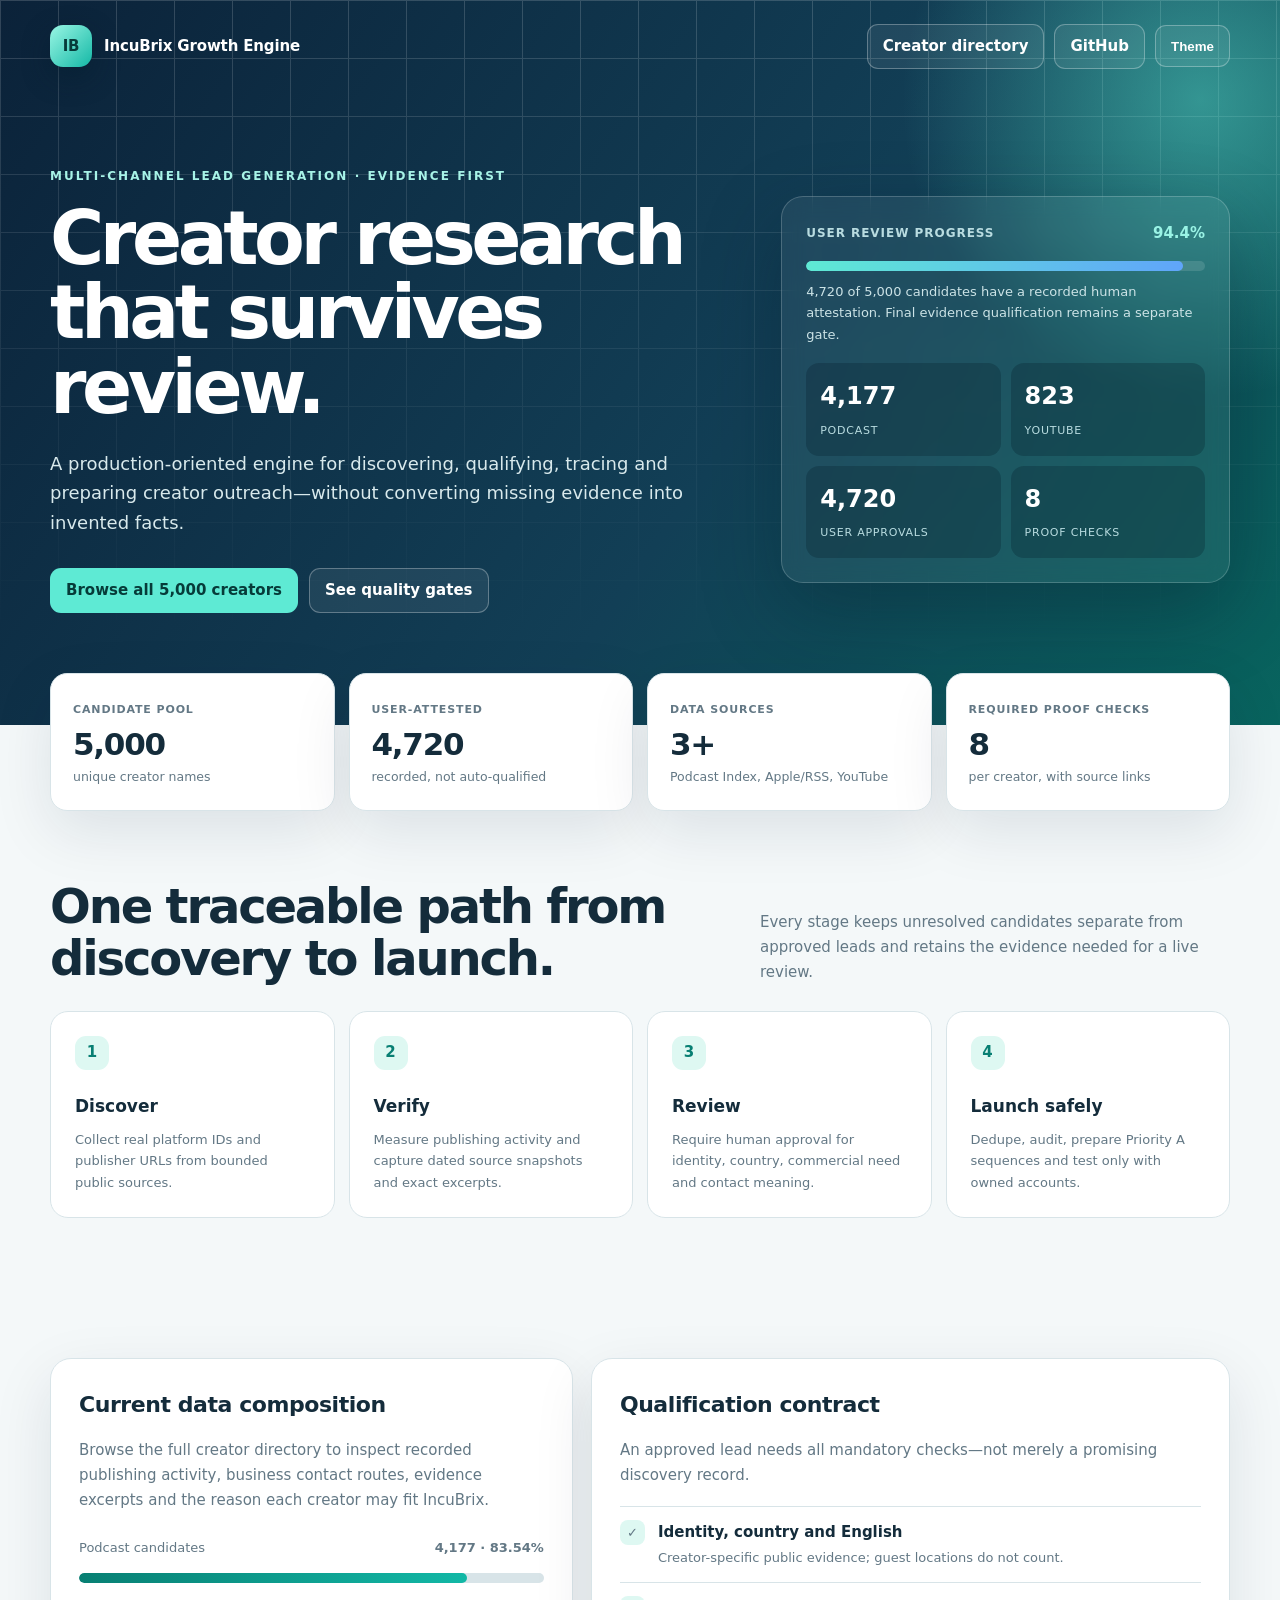
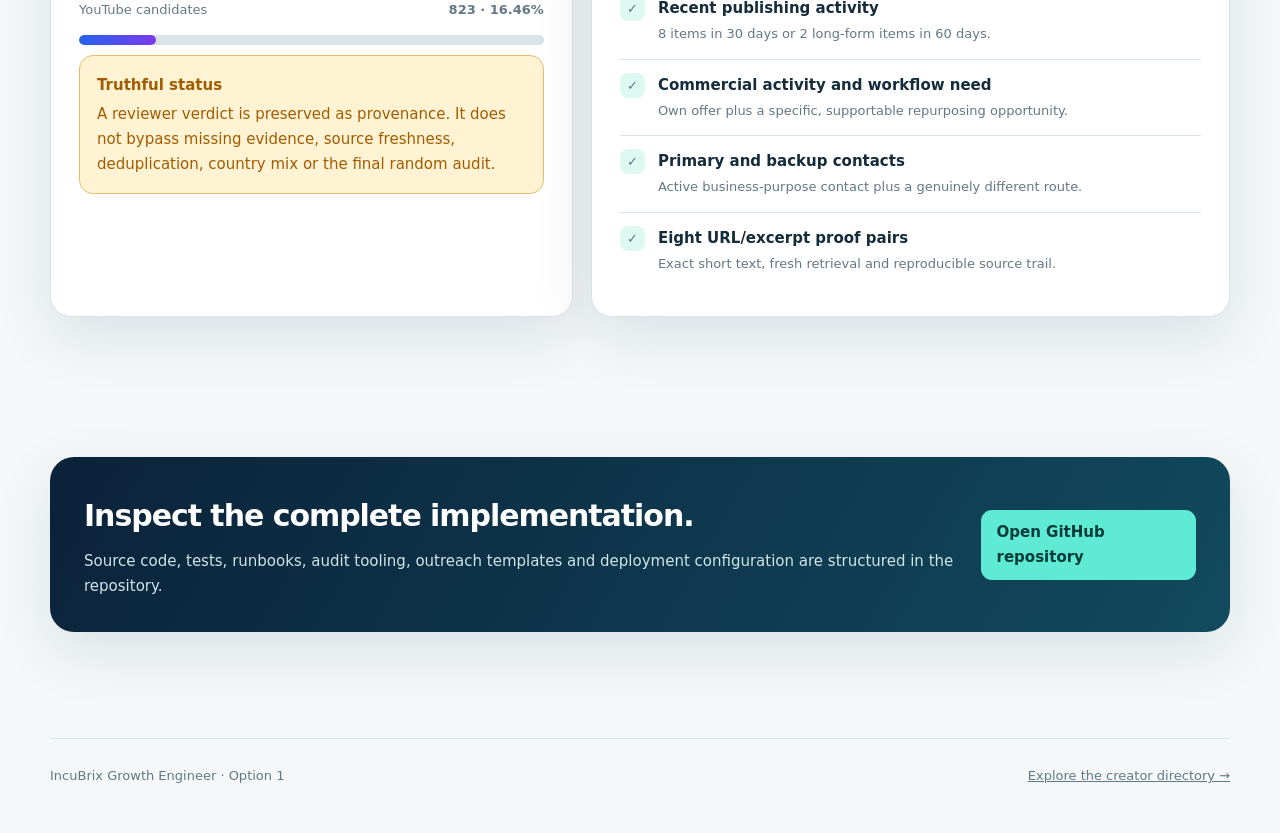
<file: deploy/public/index.html>
<!doctype html>
<html lang="en" data-theme="light">
<head>
  <meta charset="utf-8">
  <meta name="viewport" content="width=device-width, initial-scale=1">
  <meta name="description" content="IncuBrix multi-channel creator lead qualification and outreach engine — auditable evidence, human review, and safe launch tooling.">
  <meta name="color-scheme" content="light dark">
  <title>IncuBrix Growth Engine</title>
  <style>
    :root { --navy:#0b2239; --navy2:#123f56; --teal:#087f73; --teal2:#12b8a6; --blue:#2563eb; --ink:#142c3b; --muted:#637885; --canvas:#f4f8f9; --surface:#fff; --line:#d8e4e8; --mint:#def8f2; --amber:#a25c00; --amber-bg:#fff3d3; --shadow:0 20px 60px rgba(11,34,57,.10); }
    [data-theme="dark"] { --navy:#061722; --navy2:#0a2b3a; --teal:#5eead4; --teal2:#2dd4bf; --blue:#7aa2ff; --ink:#eff9fa; --muted:#a9bec7; --canvas:#061a22; --surface:#102831; --line:#29464f; --mint:#123d3a; --amber:#ffd078; --amber-bg:#493817; --shadow:0 24px 70px rgba(0,0,0,.30); }
    * { box-sizing:border-box; }
    html { scroll-behavior:smooth; }
    body { margin:0; background:var(--canvas); color:var(--ink); font:15px/1.65 Inter,ui-sans-serif,system-ui,-apple-system,"Segoe UI",sans-serif; }
    a { color:inherit; }
    button,a { outline-offset:4px; }
    :focus-visible { outline:3px solid var(--teal2); }
    .shell { width:min(1180px,calc(100% - 38px)); margin:auto; }
    .hero { position:relative; overflow:hidden; min-height:620px; color:#fff; background:linear-gradient(125deg,var(--navy),var(--navy2) 58%,#08645e); }
    .hero::before { content:""; position:absolute; inset:0; opacity:.16; background-image:linear-gradient(#fff 1px,transparent 1px),linear-gradient(90deg,#fff 1px,transparent 1px); background-size:58px 58px; mask-image:linear-gradient(to bottom,#000,transparent 88%); }
    .glow { position:absolute; width:620px; height:620px; right:-230px; top:-210px; border-radius:50%; background:radial-gradient(circle,#5eead477,transparent 68%); }
    nav { position:relative; z-index:2; display:flex; align-items:center; justify-content:space-between; padding:24px 0; }
    .brand { display:flex; align-items:center; gap:12px; font-weight:850; letter-spacing:-.01em; text-decoration:none; }
    .mark { display:grid; place-items:center; width:42px; height:42px; border-radius:13px; color:#073b3a; background:linear-gradient(135deg,#99f6e4,#14b8a6); box-shadow:0 10px 28px #031c2a66; }
    .nav-actions { display:flex; gap:10px; align-items:center; }
    .button { display:inline-flex; justify-content:center; align-items:center; min-height:42px; padding:9px 15px; border:1px solid #ffffff4a; border-radius:11px; background:#ffffff12; color:#fff; font-weight:760; text-decoration:none; cursor:pointer; }
    .button:hover { background:#ffffff22; }
    .button.primary { border-color:transparent; background:#5eead4; color:#063b39; }
    .hero-grid { position:relative; z-index:1; display:grid; grid-template-columns:1.2fr .8fr; gap:58px; align-items:center; padding:74px 0 112px; }
    .eyebrow { margin:0 0 14px; color:#a7f3e7; font-size:12px; font-weight:850; letter-spacing:.17em; text-transform:uppercase; }
    h1 { max-width:780px; margin:0; font-size:clamp(42px,6vw,74px); line-height:1.01; letter-spacing:-.06em; }
    .lead { max-width:720px; margin:24px 0 0; color:#d8e9ec; font-size:18px; }
    .cta { display:flex; flex-wrap:wrap; gap:11px; margin-top:30px; }
    .signal-card { padding:24px; border:1px solid #ffffff32; border-radius:22px; background:#ffffff0f; backdrop-filter:blur(10px); box-shadow:0 28px 80px #061a2a55; }
    .signal-head { display:flex; justify-content:space-between; gap:14px; align-items:center; }
    .signal-head span { color:#b9dce0; font-size:12px; font-weight:800; letter-spacing:.08em; text-transform:uppercase; }
    .signal-head strong { color:#9af3e5; }
    .bar { height:10px; margin:15px 0 10px; border-radius:99px; overflow:hidden; background:#ffffff20; }
    .bar span { display:block; width:94.4%; height:100%; border-radius:inherit; background:linear-gradient(90deg,#5eead4,#60a5fa); }
    .signal-card p { margin:0; color:#cce3e6; font-size:13px; }
    .mini-grid { display:grid; grid-template-columns:1fr 1fr; gap:10px; margin-top:18px; }
    .mini { padding:14px; border-radius:13px; background:#061b2844; }
    .mini strong { display:block; font-size:24px; }
    .mini span { color:#b9dce0; font-size:11px; text-transform:uppercase; letter-spacing:.07em; }
    main { margin-top:-52px; position:relative; z-index:3; }
    .metrics { display:grid; grid-template-columns:repeat(4,1fr); gap:14px; }
    .metric,.panel { border:1px solid var(--line); background:var(--surface); box-shadow:var(--shadow); }
    .metric { padding:22px; border-radius:17px; }
    .metric span { color:var(--muted); font-size:11px; font-weight:830; letter-spacing:.08em; text-transform:uppercase; }
    .metric strong { display:block; margin-top:7px; font-size:31px; line-height:1.1; letter-spacing:-.04em; }
    .metric small { display:block; margin-top:6px; color:var(--muted); }
    section { padding:70px 0; }
    .section-head { display:flex; align-items:end; justify-content:space-between; gap:30px; margin-bottom:26px; }
    .section-head h2 { max-width:650px; margin:0; font-size:clamp(30px,4vw,48px); line-height:1.08; letter-spacing:-.045em; }
    .section-head p { max-width:470px; margin:0; color:var(--muted); }
    .workflow { display:grid; grid-template-columns:repeat(4,1fr); gap:14px; }
    .step { position:relative; padding:24px; border:1px solid var(--line); border-radius:18px; background:var(--surface); }
    .step b { display:grid; place-items:center; width:34px; height:34px; margin-bottom:22px; border-radius:11px; background:var(--mint); color:var(--teal); }
    .step h3 { margin:0; font-size:17px; }
    .step p { margin:9px 0 0; color:var(--muted); font-size:13px; }
    .split { display:grid; grid-template-columns:.9fr 1.1fr; gap:18px; }
    .panel { padding:28px; border-radius:21px; }
    .panel h3 { margin:0; font-size:22px; letter-spacing:-.02em; }
    .panel > p { color:var(--muted); }
    .gate { display:flex; gap:13px; padding:13px 0; border-top:1px solid var(--line); }
    .gate:first-of-type { margin-top:18px; }
    .check { flex:0 0 auto; display:grid; place-items:center; width:25px; height:25px; border-radius:8px; background:var(--mint); color:var(--teal); font-weight:900; }
    .gate strong { display:block; }
    .gate span { color:var(--muted); font-size:13px; }
    .truth { padding:17px; border:1px solid #e5bd6c; border-radius:14px; background:var(--amber-bg); color:var(--amber); }
    .truth strong { display:block; margin-bottom:4px; }
    .source-bars { margin-top:24px; }
    .source { margin-top:16px; }
    .source-label { display:flex; justify-content:space-between; color:var(--muted); font-size:13px; }
    .source .bar { background:var(--line); }
    .source .bar span { width:83.54%; background:linear-gradient(90deg,var(--teal),var(--teal2)); }
    .source.youtube .bar span { width:16.46%; background:linear-gradient(90deg,var(--blue),#7c3aed); }
    .repo { display:flex; align-items:center; justify-content:space-between; gap:26px; padding:34px; border-radius:24px; color:#fff; background:linear-gradient(120deg,var(--navy),#114a5e); box-shadow:var(--shadow); }
    .repo h2 { margin:0; font-size:30px; letter-spacing:-.035em; }
    .repo p { margin:8px 0 0; color:#cde5e8; }
    footer { padding:36px 0 46px; color:var(--muted); font-size:13px; }
    .footer { display:flex; justify-content:space-between; gap:20px; border-top:1px solid var(--line); padding-top:26px; }
    @media(max-width:900px) { .hero-grid,.split { grid-template-columns:1fr; } .signal-card { max-width:600px; } .metrics,.workflow { grid-template-columns:1fr 1fr; } .section-head { display:block; } .section-head p { margin-top:14px; } }
    @media(max-width:580px) { .shell { width:min(100% - 24px,1180px); } .hero { min-height:auto; } .hero-grid { padding:52px 0 88px; } .metrics,.workflow { grid-template-columns:1fr; } .nav-actions .button:first-child { display:none; } .repo,.footer { display:block; } .repo .button { margin-top:20px; } h1 { font-size:43px; } }
    @media(prefers-reduced-motion:reduce) { * { scroll-behavior:auto !important; } }
  </style>
</head>
<body>
  <header class="hero">
    <div class="glow"></div>
    <div class="shell">
      <nav aria-label="Main navigation">
        <a class="brand" href="#top"><span class="mark">IB</span><span>IncuBrix Growth Engine</span></a>
        <div class="nav-actions"><a class="button" href="creators/">Creator directory</a><a class="button" href="https://github.com/Gideon-sam/MULTI-CHANNEL-LEAD-GENERATION-AND-OUTREACH-ENGINE">GitHub</a><button class="button" id="theme" type="button" aria-label="Switch color theme">Theme</button></div>
      </nav>
      <div class="hero-grid" id="top">
        <div>
          <p class="eyebrow">Multi-channel lead generation · evidence first</p>
          <h1>Creator research that survives review.</h1>
          <p class="lead">A production-oriented engine for discovering, qualifying, tracing and preparing creator outreach—without converting missing evidence into invented facts.</p>
          <div class="cta"><a class="button primary" href="creators/">Browse all 5,000 creators</a><a class="button" href="#quality">See quality gates</a></div>
        </div>
        <aside class="signal-card" aria-label="Current review progress">
          <div class="signal-head"><span>User review progress</span><strong>94.4%</strong></div>
          <div class="bar"><span></span></div>
          <p>4,720 of 5,000 candidates have a recorded human attestation. Final evidence qualification remains a separate gate.</p>
          <div class="mini-grid"><div class="mini"><strong>4,177</strong><span>Podcast</span></div><div class="mini"><strong>823</strong><span>YouTube</span></div><div class="mini"><strong>4,720</strong><span>User approvals</span></div><div class="mini"><strong>8</strong><span>Proof checks</span></div></div>
        </aside>
      </div>
    </div>
  </header>

  <main>
    <div class="shell metrics" aria-label="Measured project status">
      <article class="metric"><span>Candidate pool</span><strong>5,000</strong><small>unique creator names</small></article>
      <article class="metric"><span>User-attested</span><strong>4,720</strong><small>recorded, not auto-qualified</small></article>
      <article class="metric"><span>Data sources</span><strong>3+</strong><small>Podcast Index, Apple/RSS, YouTube</small></article>
      <article class="metric"><span>Required proof checks</span><strong>8</strong><small>per creator, with source links</small></article>
    </div>

    <section id="workflow">
      <div class="shell">
        <div class="section-head"><h2>One traceable path from discovery to launch.</h2><p>Every stage keeps unresolved candidates separate from approved leads and retains the evidence needed for a live review.</p></div>
        <div class="workflow">
          <article class="step"><b>1</b><h3>Discover</h3><p>Collect real platform IDs and publisher URLs from bounded public sources.</p></article>
          <article class="step"><b>2</b><h3>Verify</h3><p>Measure publishing activity and capture dated source snapshots and exact excerpts.</p></article>
          <article class="step"><b>3</b><h3>Review</h3><p>Require human approval for identity, country, commercial need and contact meaning.</p></article>
          <article class="step"><b>4</b><h3>Launch safely</h3><p>Dedupe, audit, prepare Priority A sequences and test only with owned accounts.</p></article>
        </div>
      </div>
    </section>

    <section id="quality">
      <div class="shell split">
        <article class="panel">
          <h3>Current data composition</h3>
          <p>Browse the full creator directory to inspect recorded publishing activity, business contact routes, evidence excerpts and the reason each creator may fit IncuBrix.</p>
          <div class="source-bars"><div class="source"><div class="source-label"><span>Podcast candidates</span><strong>4,177 · 83.54%</strong></div><div class="bar"><span></span></div></div><div class="source youtube"><div class="source-label"><span>YouTube candidates</span><strong>823 · 16.46%</strong></div><div class="bar"><span></span></div></div></div>
          <div class="truth"><strong>Truthful status</strong>A reviewer verdict is preserved as provenance. It does not bypass missing evidence, source freshness, deduplication, country mix or the final random audit.</div>
        </article>
        <article class="panel">
          <h3>Qualification contract</h3>
          <p>An approved lead needs all mandatory checks—not merely a promising discovery record.</p>
          <div class="gate"><span class="check">✓</span><div><strong>Identity, country and English</strong><span>Creator-specific public evidence; guest locations do not count.</span></div></div>
          <div class="gate"><span class="check">✓</span><div><strong>Recent publishing activity</strong><span>8 items in 30 days or 2 long-form items in 60 days.</span></div></div>
          <div class="gate"><span class="check">✓</span><div><strong>Commercial activity and workflow need</strong><span>Own offer plus a specific, supportable repurposing opportunity.</span></div></div>
          <div class="gate"><span class="check">✓</span><div><strong>Primary and backup contacts</strong><span>Active business-purpose contact plus a genuinely different route.</span></div></div>
          <div class="gate"><span class="check">✓</span><div><strong>Eight URL/excerpt proof pairs</strong><span>Exact short text, fresh retrieval and reproducible source trail.</span></div></div>
        </article>
      </div>
    </section>

    <section>
      <div class="shell repo"><div><h2>Inspect the complete implementation.</h2><p>Source code, tests, runbooks, audit tooling, outreach templates and deployment configuration are structured in the repository.</p></div><a class="button primary" href="https://github.com/Gideon-sam/MULTI-CHANNEL-LEAD-GENERATION-AND-OUTREACH-ENGINE">Open GitHub repository</a></div>
    </section>
  </main>

  <footer><div class="shell footer"><span>IncuBrix Growth Engineer · Option 1</span><a href="creators/">Explore the creator directory →</a></div></footer>
  <script>
    'use strict';
    const root = document.documentElement;
    const saved = localStorage.getItem('incubrix-public-theme');
    if (saved) root.dataset.theme = saved;
    document.querySelector('#theme').addEventListener('click', () => {
      root.dataset.theme = root.dataset.theme === 'dark' ? 'light' : 'dark';
      localStorage.setItem('incubrix-public-theme', root.dataset.theme);
    });
  </script>
</body>
</html>
</file>
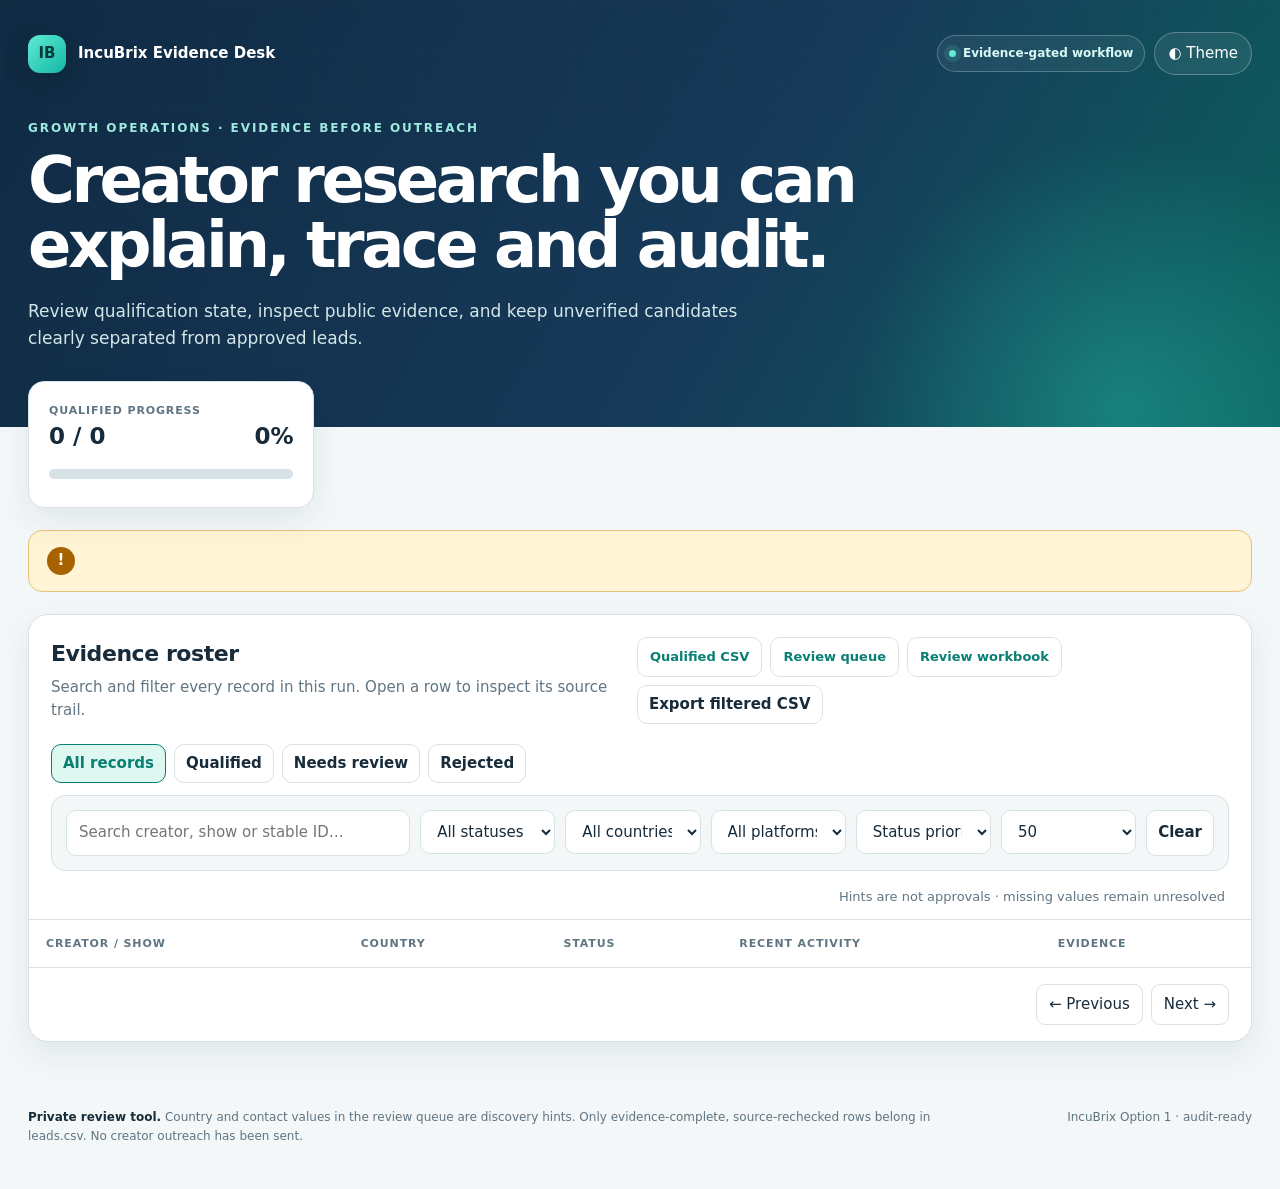
<file: src/incubrix_engine/templates/dashboard.html>
<!doctype html>
<html lang="en" data-theme="light">
<head>
  <meta charset="utf-8">
  <meta name="viewport" content="width=device-width, initial-scale=1">
  <meta name="color-scheme" content="light dark">
  <title>IncuBrix · Evidence Desk</title>
  <style>
    :root {
      --navy: #102a43;
      --navy-2: #163a59;
      --teal: #087f73;
      --blue: #2563eb;
      --violet: #7c3aed;
      --mint: #dff7f1;
      --amber: #a96200;
      --amber-bg: #fff4d6;
      --red: #b42318;
      --red-bg: #fee4e2;
      --ink: #172b3a;
      --muted: #607582;
      --surface: #fff;
      --canvas: #f3f7f8;
      --line: #d7e2e6;
      --shadow: 0 12px 32px rgba(16, 42, 67, .08);
      --radius: 16px;
    }
    [data-theme="dark"] {
      --navy: #071b2b;
      --navy-2: #0c2b40;
      --teal: #58d5c7;
      --mint: #123d3a;
      --amber: #ffc766;
      --amber-bg: #493817;
      --red: #ff9a92;
      --red-bg: #4a2526;
      --ink: #eef7f8;
      --muted: #a9bec6;
      --surface: #102630;
      --canvas: #071a22;
      --line: #29434d;
      --shadow: 0 18px 40px rgba(0, 0, 0, .26);
    }
    * { box-sizing: border-box; }
    html { scroll-behavior: smooth; }
    body {
      margin: 0;
      background: var(--canvas);
      color: var(--ink);
      font: 15px/1.55 Inter, ui-sans-serif, system-ui, -apple-system, "Segoe UI", sans-serif;
    }
    button, input, select { font: inherit; }
    button, a, input, select { outline-offset: 3px; }
    a { color: var(--teal); text-underline-offset: 3px; }
    :focus-visible { outline: 3px solid color-mix(in srgb, var(--teal) 60%, white); }
    .skip-link { position: fixed; z-index: 20; top: 8px; left: 8px; padding: 9px 13px; border-radius: 9px; background: var(--surface); color: var(--ink); transform: translateY(-150%); }
    .skip-link:focus { transform: translateY(0); }
    .hero {
      position: relative;
      overflow: hidden;
      background: linear-gradient(120deg, var(--navy), var(--navy-2) 58%, #0b625e);
      color: #fff;
    }
    .hero::after {
      content: "";
      position: absolute;
      right: -120px;
      bottom: -260px;
      width: 560px;
      height: 560px;
      border-radius: 50%;
      background: radial-gradient(circle, #2dd4bf55, #2dd4bf00 68%);
    }
    .hero::before {
      content: "";
      position: absolute;
      inset: 0;
      opacity: .18;
      background-image: linear-gradient(#ffffff12 1px, transparent 1px), linear-gradient(90deg, #ffffff12 1px, transparent 1px);
      background-size: 52px 52px;
      mask-image: linear-gradient(to bottom, black, transparent 82%);
    }
    .hero-inner { position: relative; z-index: 1; max-width: 1440px; margin: auto; padding: 32px 28px 76px; }
    .topbar, .workspace-title, .progress-head, .table-meta, .pager, .dialog-head {
      display: flex;
      justify-content: space-between;
      align-items: center;
      gap: 16px;
    }
    .brand { display: flex; align-items: center; gap: 12px; font-weight: 780; }
    .brand-mark {
      display: grid;
      place-items: center;
      width: 38px;
      height: 38px;
      border-radius: 12px;
      background: linear-gradient(135deg, #5eead4, #14b8a6);
      color: #073b3a;
      font-weight: 900;
      box-shadow: 0 8px 24px #071a2255;
    }
    .eyebrow { margin: 44px 0 10px; color: #9ee9df; font-size: 12px; font-weight: 800; letter-spacing: .16em; text-transform: uppercase; }
    .hero h1 { max-width: 850px; margin: 0; font-size: clamp(36px, 5vw, 64px); line-height: 1.02; letter-spacing: -.055em; }
    .hero-copy { max-width: 760px; margin: 20px 0 0; color: #d3e7ea; font-size: 17px; }
    .top-actions { display: flex; align-items: center; gap: 9px; }
    .run-badge { display: inline-flex; align-items: center; gap: 7px; padding: 8px 11px; border: 1px solid #ffffff3d; border-radius: 999px; background: #ffffff0f; color: #d8f9f5; font-size: 12px; font-weight: 750; }
    .run-badge::before { content: ""; width: 7px; height: 7px; border-radius: 50%; background: #5eead4; box-shadow: 0 0 0 5px #5eead422; }
    .theme-toggle { border: 1px solid #ffffff45; background: #ffffff12; color: #fff; padding: 9px 13px; border-radius: 999px; cursor: pointer; }
    .theme-toggle:hover { background: #ffffff22; }
    .main { position: relative; z-index: 2; max-width: 1440px; margin: -46px auto 0; padding: 0 28px 40px; }
    .status-panel { display: grid; grid-template-columns: minmax(280px, 1.3fr) repeat(4, minmax(150px, 1fr)); gap: 14px; }
    .progress-card, .metric, .workspace { border: 1px solid var(--line); background: var(--surface); box-shadow: var(--shadow); }
    .progress-card, .metric { border-radius: var(--radius); padding: 20px; transition: transform .2s ease, box-shadow .2s ease; }
    .progress-card:hover, .metric:hover { transform: translateY(-2px); box-shadow: 0 18px 42px rgba(16, 42, 67, .12); }
    .metric-label, .progress-label { display: block; color: var(--muted); font-size: 11px; font-weight: 780; letter-spacing: .08em; text-transform: uppercase; }
    .metric strong { display: block; margin-top: 7px; font-size: 30px; line-height: 1.1; letter-spacing: -.03em; }
    .metric small, .progress-note { display: block; margin-top: 6px; color: var(--muted); font-size: 12px; }
    .progress-head { align-items: end; }
    .progress-head strong { font-size: 23px; }
    .track { height: 10px; margin: 14px 0 8px; border-radius: 99px; background: var(--line); overflow: hidden; }
    .fill { height: 100%; width: 0; border-radius: inherit; background: linear-gradient(90deg, var(--teal), #35d0bd); transition: width .45s ease; }
    .notice { display: flex; gap: 13px; align-items: flex-start; margin: 22px 0; padding: 16px 18px; border: 1px solid #e8c279; border-radius: 14px; background: var(--amber-bg); }
    .notice-icon { flex: 0 0 auto; display: grid; place-items: center; width: 28px; height: 28px; border-radius: 50%; background: var(--amber); color: #fff; font-weight: 800; }
    .workspace { border-radius: 20px; overflow: hidden; }
    .workspace-head { padding: 22px 22px 0; }
    .workspace-title { align-items: flex-start; }
    .workspace h2 { margin: 0; font-size: 22px; letter-spacing: -.02em; }
    .workspace-title p { margin: 5px 0 0; color: var(--muted); }
    .download-group, .detail-links { display: flex; gap: 8px; flex-wrap: wrap; }
    .download, .detail-links a { display: inline-flex; padding: 9px 12px; border: 1px solid var(--line); border-radius: 10px; background: var(--surface); font-size: 13px; font-weight: 700; text-decoration: none; }
    .download:hover, .detail-links a:hover { border-color: var(--teal); background: var(--mint); }
    .quick-filters { display: flex; gap: 8px; flex-wrap: wrap; margin-top: 20px; }
    .quick-filter, .secondary-action { min-height: 38px; padding: 7px 11px; border: 1px solid var(--line); border-radius: 10px; background: var(--surface); color: var(--ink); cursor: pointer; font-weight: 700; }
    .quick-filter:hover, .quick-filter.active, .secondary-action:hover { border-color: var(--teal); background: var(--mint); color: var(--teal); }
    .filters { display: grid; grid-template-columns: minmax(240px, 1.4fr) repeat(5, minmax(130px, .55fr)) auto; gap: 10px; margin-top: 12px; padding: 14px; border: 1px solid var(--line); border-radius: 14px; background: var(--canvas); }
    .field label { position: absolute; width: 1px; height: 1px; overflow: hidden; clip: rect(0, 0, 0, 0); }
    input, select { width: 100%; min-height: 44px; padding: 10px 12px; border: 1px solid var(--line); border-radius: 10px; background: var(--surface); color: var(--ink); }
    input:focus, select:focus { border-color: var(--teal); box-shadow: 0 0 0 3px color-mix(in srgb, var(--teal) 18%, transparent); }
    .table-meta { padding: 16px 4px 12px; color: var(--muted); font-size: 13px; }
    .table-wrap { overflow: auto; border-top: 1px solid var(--line); }
    table { width: 100%; min-width: 1040px; border-collapse: separate; border-spacing: 0; }
    th, td { padding: 15px 17px; border-bottom: 1px solid var(--line); text-align: left; vertical-align: top; }
    th { position: sticky; top: 0; z-index: 1; background: var(--surface); color: var(--muted); font-size: 11px; text-transform: uppercase; letter-spacing: .08em; white-space: nowrap; }
    tbody tr { transition: background .15s; }
    tbody tr:hover { background: color-mix(in srgb, var(--mint) 42%, var(--surface)); }
    tbody tr:focus-within { background: color-mix(in srgb, var(--mint) 62%, var(--surface)); }
    .creator { max-width: 340px; font-weight: 760; }
    .sub { display: block; margin-top: 4px; color: var(--muted); font-size: 12px; font-weight: 450; }
    .platform { display: inline-flex; margin-top: 7px; padding: 2px 7px; border: 1px solid var(--line); border-radius: 6px; color: var(--muted); font-size: 11px; }
    .status { display: inline-flex; align-items: center; gap: 6px; padding: 5px 9px; border-radius: 999px; background: var(--amber-bg); color: var(--amber); font-size: 12px; font-weight: 750; white-space: nowrap; }
    .status::before { content: ""; width: 7px; height: 7px; border-radius: 50%; background: currentColor; }
    .approved { background: var(--mint); color: var(--teal); }
    .rejected { background: var(--red-bg); color: var(--red); }
    .activity strong { display: block; }
    .activity span { color: var(--muted); font-size: 12px; }
    .inspect { border: 1px solid color-mix(in srgb, var(--teal) 38%, var(--line)); border-radius: 9px; background: var(--mint); color: var(--teal); padding: 8px 12px; font-weight: 760; cursor: pointer; }
    .inspect:hover { filter: brightness(.97); transform: translateY(-1px); }
    .empty { padding: 50px; text-align: center; color: var(--muted); }
    .pager { padding: 16px 22px; }
    .pager-actions { display: flex; gap: 8px; }
    .pager button, .dialog-close { border: 1px solid var(--line); border-radius: 9px; background: var(--surface); color: var(--ink); padding: 8px 12px; cursor: pointer; }
    .pager button:hover, .dialog-close:hover { border-color: var(--teal); }
    .pager button:disabled { opacity: .38; cursor: not-allowed; }
    .footer { max-width: 1440px; margin: auto; padding: 26px 28px 44px; color: var(--muted); font-size: 12px; }
    .footer strong { color: var(--ink); }
    .footer-inner { display: flex; justify-content: space-between; gap: 18px; align-items: flex-start; }
    .footer p { max-width: 920px; margin: 0; }
    dialog { width: min(980px, calc(100vw - 30px)); max-height: 90vh; padding: 0; border: 1px solid var(--line); border-radius: 20px; background: var(--surface); color: var(--ink); box-shadow: 0 30px 80px #06192366; }
    dialog::backdrop { background: #071d2caa; backdrop-filter: blur(5px); }
    .dialog-head { position: sticky; top: 0; z-index: 2; align-items: flex-start; padding: 22px 24px; border-bottom: 1px solid var(--line); background: var(--surface); }
    .dialog-head h2 { margin: 0; font-size: 24px; }
    .dialog-body { padding: 22px 24px; }
    .detail-links { margin: 16px 0; }
    .detail-grid { display: grid; grid-template-columns: repeat(3, 1fr); gap: 10px; margin: 18px 0; }
    .detail-item { padding: 12px; border: 1px solid var(--line); border-radius: 12px; background: var(--canvas); }
    .detail-item span { display: block; color: var(--muted); font-size: 11px; text-transform: uppercase; letter-spacing: .07em; }
    .detail-item strong { display: block; margin-top: 4px; overflow-wrap: anywhere; }
    .message { padding: 16px; border-left: 4px solid var(--teal); border-radius: 8px; background: var(--mint); }
    .dialog-actions { display: flex; gap: 8px; align-items: center; }
    details { margin-top: 18px; border: 1px solid var(--line); border-radius: 12px; }
    summary { padding: 12px 14px; cursor: pointer; font-weight: 700; }
    pre { max-height: 36vh; margin: 0; padding: 15px; overflow: auto; border-top: 1px solid var(--line); background: var(--canvas); font: 12px/1.5 ui-monospace, Consolas, monospace; white-space: pre-wrap; word-break: break-word; }
    @media(max-width:1100px) {
      .status-panel { grid-template-columns: repeat(2, 1fr); }
      .progress-card { grid-column: 1 / -1; }
      .filters { grid-template-columns: 1fr 1fr; }
      .search-field { grid-column: 1 / -1; }
      .detail-grid { grid-template-columns: 1fr 1fr; }
      .filters { grid-template-columns: 1fr 1fr 1fr; }
    }
    @media(max-width:650px) {
      .hero-inner { padding: 24px 18px 66px; }
      .main { padding: 0 12px 28px; }
      .status-panel { grid-template-columns: 1fr 1fr; }
      .workspace-head { padding: 17px 14px 0; }
      .workspace-title, .table-meta { display: block; }
      .download-group { margin-top: 14px; }
      .filters { grid-template-columns: 1fr; }
      .search-field { grid-column: auto; }
      .detail-grid { grid-template-columns: 1fr; }
      .run-badge { display: none; }
      .footer-inner { display: block; }
    }
    @media (prefers-reduced-motion: reduce) { *, *::before, *::after { scroll-behavior: auto !important; transition: none !important; } }
  </style>
</head>
<body>
  <a class="skip-link" href="#workspace">Skip to evidence roster</a>
  <header class="hero">
    <div class="hero-inner">
      <div class="topbar">
        <div class="brand"><span class="brand-mark">IB</span><span>IncuBrix Evidence Desk</span></div>
        <div class="top-actions"><span class="run-badge">Evidence-gated workflow</span><button class="theme-toggle" id="theme" type="button" aria-label="Switch color theme">◐ Theme</button></div>
      </div>
      <p class="eyebrow">Growth operations · evidence before outreach</p>
      <h1>Creator research you can explain, trace and audit.</h1>
      <p class="hero-copy">Review qualification state, inspect public evidence, and keep unverified candidates clearly separated from approved leads.</p>
    </div>
  </header>
  <main class="main">
    <section class="status-panel" aria-label="Run status">
      <article class="progress-card">
        <div class="progress-head"><div><span class="progress-label">Qualified progress</span><strong id="progress-value">0 / 0</strong></div><strong id="progress-percent">0%</strong></div>
        <div class="track"><div class="fill" id="progress-fill"></div></div>
        <div class="progress-note" id="progress-note"></div>
      </article>
      <div id="cards" style="display: contents"></div>
    </section>
    <div class="notice"><span class="notice-icon">!</span><span id="notice-text"></span></div>
    <section class="workspace" id="workspace">
      <div class="workspace-head">
        <div class="workspace-title">
          <div><h2>Evidence roster</h2><p>Search and filter every record in this run. Open a row to inspect its source trail.</p></div>
          <div class="download-group"><a class="download" href="leads.csv" download>Qualified CSV</a><a class="download" href="review_queue.csv" download>Review queue</a><a class="download" href="Human_Review.xlsx" download>Review workbook</a><button class="secondary-action" id="export-filtered" type="button">Export filtered CSV</button></div>
        </div>
        <div class="quick-filters" aria-label="Quick status filters"><button class="quick-filter active" type="button" data-status="">All records</button><button class="quick-filter" type="button" data-status="Qualified">Qualified</button><button class="quick-filter" type="button" data-status="Needs review">Needs review</button><button class="quick-filter" type="button" data-status="Rejected">Rejected</button></div>
        <div class="filters">
          <div class="field search-field"><label for="search">Search</label><input id="search" type="search" placeholder="Search creator, show or stable ID…"></div>
          <div class="field"><label for="status">Status</label><select id="status"><option value="">All statuses</option><option>Needs review</option><option>Qualified</option><option>Rejected</option></select></div>
          <div class="field"><label for="country">Country</label><select id="country"><option value="">All countries</option></select></div>
          <div class="field"><label for="platform">Platform</label><select id="platform"><option value="">All platforms</option></select></div>
          <div class="field"><label for="sort">Sort</label><select id="sort"><option value="status">Status priority</option><option value="name">Creator name</option><option value="recent">Most recent</option><option value="activity">Activity</option></select></div>
          <div class="field"><label for="page-size">Rows</label><select id="page-size"><option>25</option><option selected>50</option><option>100</option></select></div>
          <button class="secondary-action" id="clear-filters" type="button">Clear</button>
        </div>
        <div class="table-meta"><span id="count" aria-live="polite"></span><span>Hints are not approvals · missing values remain unresolved</span></div>
      </div>
      <div class="table-wrap"><table aria-describedby="count"><thead><tr><th>Creator / show</th><th>Country</th><th>Status</th><th>Recent activity</th><th>Evidence</th></tr></thead><tbody id="rows"></tbody></table></div>
      <div class="pager"><span id="page-label"></span><div class="pager-actions"><button id="prev" type="button">← Previous</button><button id="next" type="button">Next →</button></div></div>
    </section>
  </main>
  <footer class="footer"><div class="footer-inner"><p><strong>Private review tool.</strong> Country and contact values in the review queue are discovery hints. Only evidence-complete, source-rechecked rows belong in leads.csv. No creator outreach has been sent.</p><span>IncuBrix Option 1 · audit-ready</span></div></footer>
  <dialog id="detail">
    <div class="dialog-head"><div><h2 id="detail-title"></h2><p id="detail-status"></p></div><div class="dialog-actions"><button class="secondary-action" id="copy-id" type="button">Copy ID</button><button class="dialog-close" type="button">Close</button></div></div>
    <div class="dialog-body"><div class="detail-links" id="detail-links"></div><div class="detail-grid" id="detail-grid"></div><h3>Draft first message</h3><p class="message" id="detail-message"></p><details><summary>Full evidence and decision record</summary><pre id="detail-json"></pre></details></div>
  </dialog>
  <script type="application/json" id="data">__PAYLOAD__</script>
  <script>
    'use strict';
    const data = JSON.parse(document.querySelector('#data').textContent);
    const $ = selector => document.querySelector(selector);
    let pageSize = 50;
    let page = 0;
    let currentFiltered = [];
    let selectedRow = null;
    const summary = data.summary || {};
    const target = Number(summary.run_metrics?.target_leads || 5000);
    const qualified = Number(summary.qualified || 0);
    const ratio = target ? Math.min(100, qualified / target * 100) : 0;
    $('#progress-value').textContent = `${qualified.toLocaleString()} / ${target.toLocaleString()}`;
    $('#progress-percent').textContent = `${ratio.toFixed(1)}%`;
    $('#progress-fill').style.width = `${ratio}%`;
    $('#progress-note').textContent = `${(target - qualified).toLocaleString()} additional approvals needed before the lead-count gate can pass.`;
    $('#notice-text').textContent = qualified >= target
      ? 'Lead-count target reached. Complete validation, independent audit, country mix, Priority A and owned-account seed evidence before launch.'
      : 'Manual review required. Only source-backed approvals count; discovery candidates and hints remain separate.';

    for (const [label, value, note] of [['Dataset', data.rows.length, 'all states'], ['Qualified', qualified, 'source checked'], ['Needs review', Number(summary.pending_review || 0), 'evidence gaps'], ['Rejected', Number(summary.rejected || 0), 'failed gates']]) {
      const card = document.createElement('article');
      card.className = 'metric';
      const title = document.createElement('span');
      title.className = 'metric-label';
      title.textContent = label;
      const total = document.createElement('strong');
      total.textContent = Number(value).toLocaleString();
      const detail = document.createElement('small');
      detail.textContent = note;
      card.append(title, total, detail);
      $('#cards').append(card);
    }

    const platformOf = row => row.primary_platform || row.source_system || (/youtube/i.test(row.stable_creator_id || '') ? 'YouTube' : 'Podcast');
    for (const [selector, values] of [['#country', data.rows.map(row => row.country_iso2)], ['#platform', data.rows.map(platformOf)]]) {
      for (const value of [...new Set(values.filter(Boolean))].sort()) {
        const option = document.createElement('option');
        option.value = option.textContent = value;
        $(selector).append(option);
      }
    }

    function safeLink(label, url, parent) {
      try {
        const parsed = new URL(url);
        if (!['http:', 'https:'].includes(parsed.protocol)) return;
        const link = document.createElement('a');
        link.href = parsed.href;
        link.textContent = label;
        link.target = '_blank';
        link.rel = 'noopener noreferrer';
        parent.append(link);
      } catch {}
    }

    function detailItem(label, value) {
      const item = document.createElement('div');
      item.className = 'detail-item';
      const title = document.createElement('span');
      title.textContent = label;
      const detail = document.createElement('strong');
      detail.textContent = value || 'Unresolved';
      item.append(title, detail);
      return item;
    }

    function openDetail(row) {
      selectedRow = row;
      $('#detail-title').textContent = row.creator_name || row.stable_creator_id;
      $('#detail-status').textContent = (row.candidate_status || 'Unresolved') + (row.rejection_reason ? ` · ${row.rejection_reason}` : '');
      const links = $('#detail-links');
      links.replaceChildren();
      safeLink('Official profile ↗', row.profile_url, links);
      safeLink('Recent content ↗', row.recent_content_url, links);
      safeLink('Contact source ↗', row.channel_evidence_url, links);
      safeLink('Publisher feed ↗', row.source_feed_url, links);
      $('#detail-grid').replaceChildren(
        detailItem('Stable ID', row.stable_creator_id),
        detailItem('Country', row.country_iso2),
        detailItem('Platform', platformOf(row)),
        detailItem('30-day items', String(row.content_count_30d ?? 'Unresolved')),
        detailItem('60-day long-form', String(row.longform_count_60d ?? 'Unresolved')),
        detailItem('Checked', row.checked_date),
      );
      $('#detail-json').textContent = JSON.stringify({identity: row.stable_creator_id, country: row.country_iso2, best_channel: row.best_channel, contact: row.channel_handle_or_url, backup: row.backup_channel, commercial: row.monetization_signal, need: row.incubrix_need, notes: row.evidence_notes, metadata: row.metadata}, null, 2);
      $('#detail-message').textContent = row.first_message || 'No message draft: qualification requirements are incomplete.';
      $('#detail').showModal();
    }

    const statusScore = row => row.candidate_status === 'Qualified' ? 0 : row.candidate_status === 'Needs review' ? 1 : 2;
    function render() {
      const query = $('#search').value.trim().toLowerCase();
      const status = $('#status').value;
      const country = $('#country').value;
      const platform = $('#platform').value;
      const sort = $('#sort').value;
      const filtered = data.rows.filter(row => (!status || row.candidate_status === status) && (!country || row.country_iso2 === country) && (!platform || platformOf(row) === platform) && (!query || [row.creator_name, row.stable_creator_id, row.metadata?.collection_name || ''].join(' ').toLowerCase().includes(query)));
      filtered.sort((a, b) => sort === 'name' ? (a.creator_name || '').localeCompare(b.creator_name || '') : sort === 'recent' ? (b.last_content_date || '').localeCompare(a.last_content_date || '') : sort === 'activity' ? Number(b.content_count_30d || 0) - Number(a.content_count_30d || 0) : statusScore(a) - statusScore(b) || (a.creator_name || '').localeCompare(b.creator_name || ''));
      currentFiltered = filtered;
      page = Math.min(page, Math.max(0, Math.ceil(filtered.length / pageSize) - 1));
      const body = $('#rows');
      body.replaceChildren();
      for (const row of filtered.slice(page * pageSize, (page + 1) * pageSize)) {
        const tableRow = document.createElement('tr');
        const creator = document.createElement('td');
        creator.className = 'creator';
        creator.textContent = row.creator_name || 'Unresolved creator';
        const subtitle = document.createElement('span');
        subtitle.className = 'sub';
        subtitle.textContent = row.metadata?.collection_name || row.stable_creator_id;
        const platformBadge = document.createElement('span');
        platformBadge.className = 'platform';
        platformBadge.textContent = platformOf(row);
        creator.append(subtitle, platformBadge);
        const countryCell = document.createElement('td');
        countryCell.textContent = row.country_iso2 || 'Unverified';
        const statusCell = document.createElement('td');
        const statusBadge = document.createElement('span');
        statusBadge.className = `status ${row.candidate_status === 'Qualified' ? 'approved' : row.candidate_status === 'Rejected' ? 'rejected' : ''}`;
        statusBadge.textContent = row.candidate_status || 'Unresolved';
        statusCell.append(statusBadge);
        const activity = document.createElement('td');
        activity.className = 'activity';
        const recent = document.createElement('strong');
        recent.textContent = `${Number(row.content_count_30d || 0).toLocaleString()} items / 30d`;
        const longform = document.createElement('span');
        longform.textContent = `${Number(row.longform_count_60d || 0).toLocaleString()} long-form / 60d`;
        activity.append(recent, longform);
        const evidence = document.createElement('td');
        const inspect = document.createElement('button');
        inspect.type = 'button';
        inspect.className = 'inspect';
        inspect.textContent = 'Inspect evidence';
        inspect.addEventListener('click', () => openDetail(row));
        evidence.append(inspect);
        tableRow.append(creator, countryCell, statusCell, activity, evidence);
        body.append(tableRow);
      }
      if (!filtered.length) {
        const row = document.createElement('tr');
        const cell = document.createElement('td');
        cell.colSpan = 5;
        cell.className = 'empty';
        cell.textContent = 'No records match these filters.';
        row.append(cell);
        body.append(row);
      }
      const pages = Math.max(1, Math.ceil(filtered.length / pageSize));
      $('#count').textContent = `${filtered.length.toLocaleString()} matching records`;
      $('#page-label').textContent = `Page ${page + 1} of ${pages}`;
      $('#prev').disabled = page === 0;
      $('#next').disabled = (page + 1) * pageSize >= filtered.length;
    }

    for (const selector of ['#search', '#status', '#country', '#platform', '#sort']) {
      $(selector).addEventListener('input', () => { page = 0; render(); });
    }
    $('#page-size').addEventListener('input', event => { pageSize = Number(event.target.value); page = 0; render(); });
    for (const button of document.querySelectorAll('.quick-filter')) {
      button.addEventListener('click', () => {
        $('#status').value = button.dataset.status;
        document.querySelectorAll('.quick-filter').forEach(item => item.classList.toggle('active', item === button));
        page = 0;
        render();
      });
    }
    $('#clear-filters').addEventListener('click', () => {
      for (const selector of ['#search', '#status', '#country', '#platform']) $(selector).value = '';
      $('#sort').value = 'status';
      document.querySelectorAll('.quick-filter').forEach(item => item.classList.toggle('active', item.dataset.status === ''));
      page = 0;
      render();
      $('#search').focus();
    });
    $('#copy-id').addEventListener('click', async () => {
      if (!selectedRow?.stable_creator_id) return;
      await navigator.clipboard.writeText(selectedRow.stable_creator_id);
      $('#copy-id').textContent = 'Copied';
      setTimeout(() => { $('#copy-id').textContent = 'Copy ID'; }, 1200);
    });
    $('#export-filtered').addEventListener('click', () => {
      const fields = ['stable_creator_id', 'creator_name', 'country_iso2', 'candidate_status', 'primary_platform', 'last_content_date', 'content_count_30d', 'longform_count_60d'];
      const safe = value => {
        let text = String(value ?? '');
        if (/^[=+\-@]/.test(text)) text = `'${text}`;
        return `"${text.replaceAll('"', '""')}"`;
      };
      const csv = [fields.join(','), ...currentFiltered.map(row => fields.map(field => safe(field === 'primary_platform' ? platformOf(row) : row[field])).join(','))].join('\r\n');
      const link = document.createElement('a');
      link.href = URL.createObjectURL(new Blob(['\ufeff', csv], {type: 'text/csv;charset=utf-8'}));
      link.download = 'incubrix-filtered-review.csv';
      link.click();
      URL.revokeObjectURL(link.href);
    });
    $('#prev').addEventListener('click', () => { page--; render(); });
    $('#next').addEventListener('click', () => { page++; render(); });
    $('.dialog-close').addEventListener('click', () => $('#detail').close());
    $('#detail').addEventListener('click', event => { if (event.target === $('#detail')) $('#detail').close(); });
    const savedTheme = localStorage.getItem('incubrix-theme');
    if (savedTheme) document.documentElement.dataset.theme = savedTheme;
    $('#theme').addEventListener('click', () => {
      const next = document.documentElement.dataset.theme === 'dark' ? 'light' : 'dark';
      document.documentElement.dataset.theme = next;
      localStorage.setItem('incubrix-theme', next);
    });
    render();
  </script>
</body>
</html>
</file>
